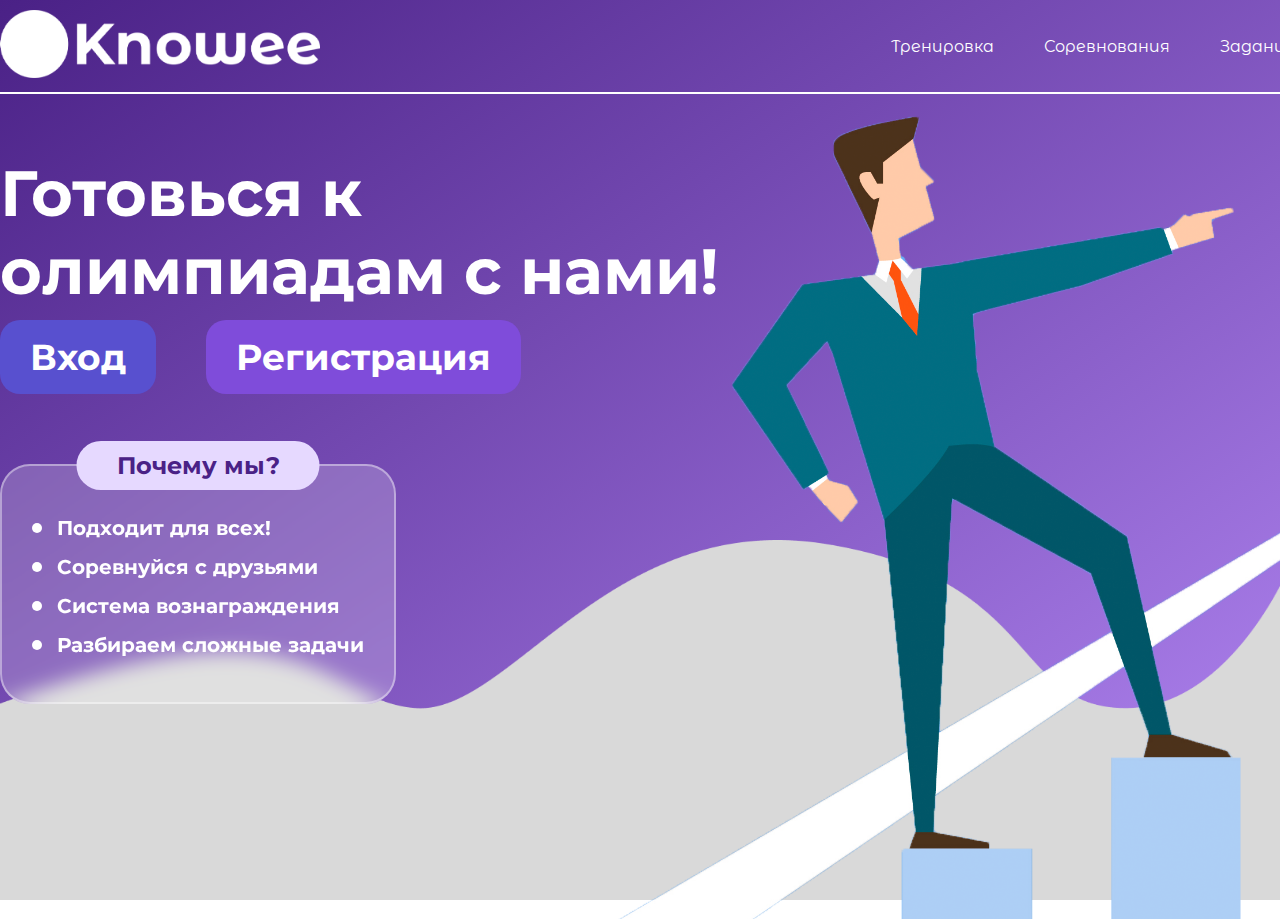
<file: Front/index.html>
<!doctype html>
<html lang="ru">
<head>
  <meta charset="UTF-8">
  <meta name="viewport" content="width=device-width, initial-scale=1.0">
  <meta http-equiv="X-UA-Compatible" content="ie=edge">
  <title>Knowee</title>
  <link rel="stylesheet" href="css/index.css">
</head>
<body>
  <div class="wrapper">
    <header>
      <div class="container header-content">
        <a href="index.html">
          <img src='img/logo.png' alt="">
        </a>
        <nav>
          <ul>
            <li><a href="#">Тренировка</a></li>
            <li><a href="#">Соревнования</a></li>
            <li><a href="#">Задания</a></li>
            <li class="loginBtn"><a href="login.html">Вход</a></li>
          </ul>
        </nav>
      </div>
    </header>

    <div class="hero container">
      <div class="hero--invite">
        <h1>Готовься к олимпиадам с нами!</h1>
        <div class="hero--buttons">
          <a class="heroLogBtn" href="login.html">Вход</a>
          <a  class="heroRegBtn"href="register.html">Регистрация</a>
        </div> 
      </div>
      <div class="hero--info">
        <h2>Почему мы?</h2>
        <ul>
          <li>Подходит для всех!</li>
          <li>Соревнуйся с друзьями</li>
          <li>Система вознаграждения</li>
          <li>Разбираем сложные задачи</li>
        </ul> 
      </div>
      <img src="img/man.png" alt="">
    </div>
  </div>
</body>
</html>
</file>
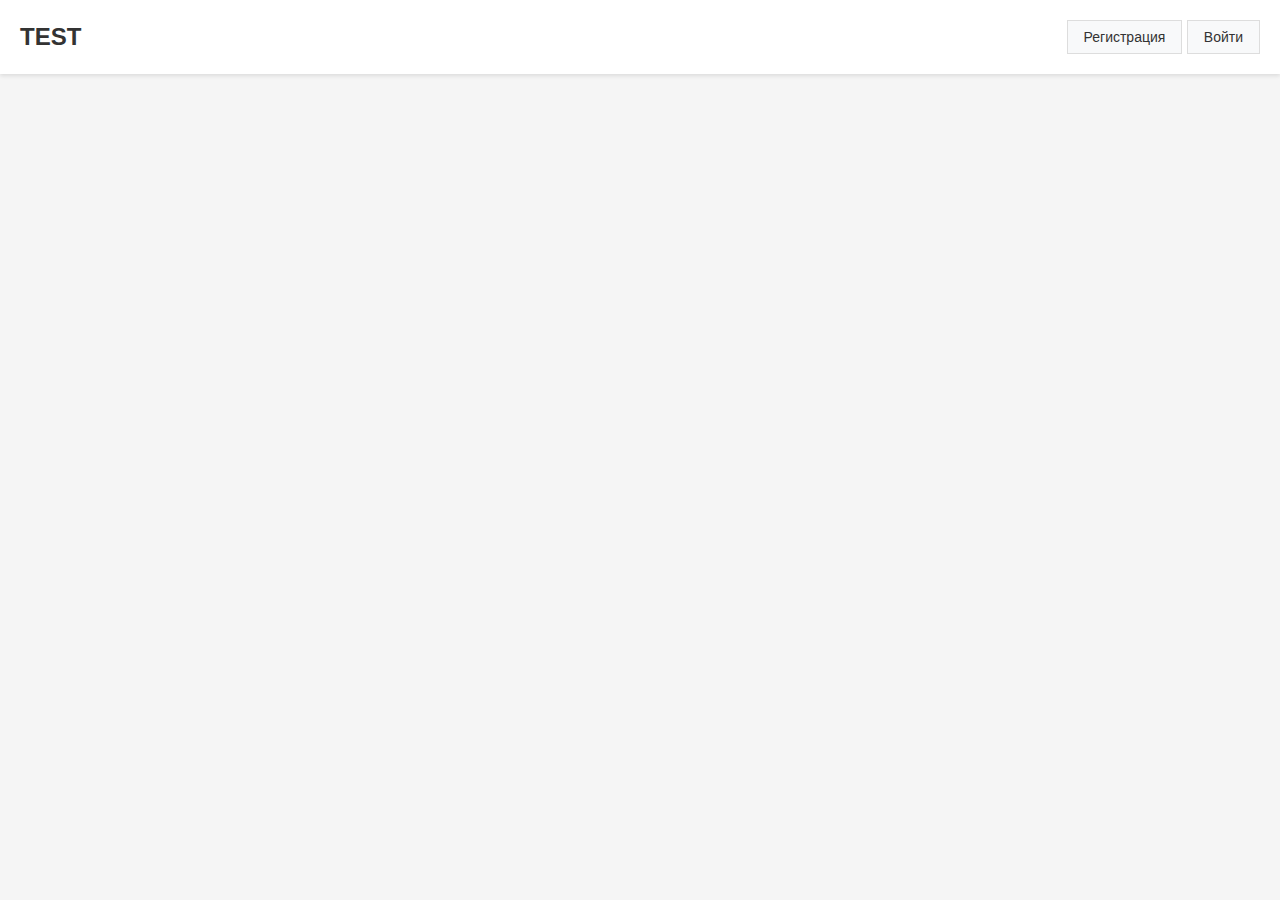
<file: TestFront/index.html>
<!DOCTYPE html>
<html lang="en">
<head>
    <meta charset="UTF-8">
    <meta name="viewport" content="width=device-width, initial-scale=1.0">
    <title>TEST</title>
    <link rel="stylesheet" href="css/style.css">
</head>
<body>
    <header class="header">
        <div class="logo">TEST</div>
        <div id="auth-section">
            <button class="register-btn" onclick="goToRegister()">Регистрация</button>
            <button class="login-btn" onclick="login()">Войти</button>
        </div>
    </header>

    <script src="js/auth.js"></script>
</body>
</html>
</file>
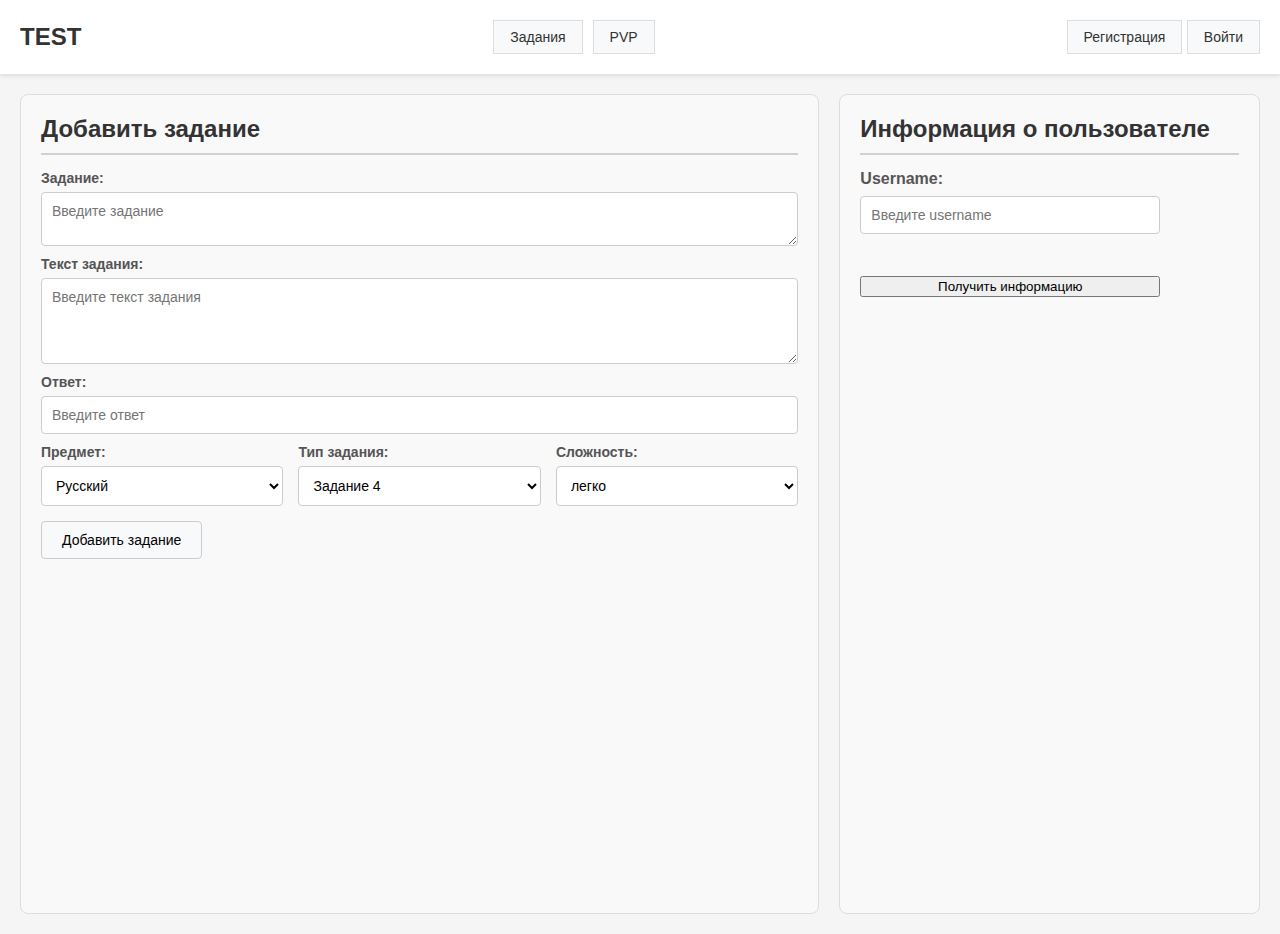
<file: Front/admin.html>
<!DOCTYPE html>
<html lang="en">
<head>
    <meta charset="UTF-8">
    <meta name="viewport" content="width=device-width, initial-scale=1.0">
    <link rel="stylesheet" href="css/style.css">
    <link rel="stylesheet" href="css/admin.css">
    <title>Document</title>
</head>
<body>
    <div id="header-container"></div>
    
    <div class="admin-container">
        <div class="admin-section tasks-section">
            <h2>Добавить задание</h2>
            <div class="tasks-content">
                <div class="task-form">
                    <div class="form-group">
                        <label for="task-name">Задание:</label>
                        <textarea id="task-name" placeholder="Введите задание" rows="2"></textarea>
                    </div>

                    <div class="form-group">
                        <label for="task-text">Текст задания:</label>
                        <textarea id="task-text" placeholder="Введите текст задания" rows="4"></textarea>
                    </div>

                    <div class="form-group">
                        <label for="task-answer">Ответ:</label>
                        <input type="text" id="task-answer" placeholder="Введите ответ">
                    </div>

                    <div class="form-selects">
                        <div class="form-group">
                            <label for="task-subject">Предмет:</label>
                            <select id="task-subject">
                                <option value="rus">Русский</option>
                                <option value="math">Математика</option>
                            </select>
                        </div>

                        <div class="form-group">
                            <label for="task-type">Тип задания:</label>
                            <select id="task-type">
                                <option value="type4">Задание 4</option>
                                <option value="type5">Задание 5</option>
                                <option value="type6">Задание 6</option>
                                <option value="type7">Задание 7</option>
                                <option value="type8">Задание 8</option>
                                <option value="type9">Задание 9</option>
                                <option value="type10">Задание 10</option>
                                <option value="type11">Задание 11</option>
                            </select>
                        </div>

                        <div class="form-group">
                            <label for="task-difficulty">Сложность:</label>
                            <select id="task-difficulty">
                                <option value="easy">легко</option>
                                <option value="medium">средне</option>
                                <option value="hard">тяжело</option>
                            </select>
                        </div>
                    </div>

                    <button id="add-task-btn">Добавить задание</button>
                    <div id="task-status"></div>
                </div>
            </div>
        </div>
        
        <div class="admin-section users-section">
            <h2>Информация о пользователе</h2>
            <div class="users-content">
                <div class="input-group">
                    <label for="username-input">Username:</label>
                    <input type="text" id="username-input" placeholder="Введите username">
                    <div id="user-info"></div>
                    <button id="role-btn" style="display:none;"></button>
                    <br>
                    <button id="check">Получить информацию</button>
                </div>
            </div>
        </div>
    </div>
    

    <script src="js/components.js"></script>
    <script src="js/auth.js"></script>
    <script src="js/admin.js"></script>
</body>
</html>
</file>
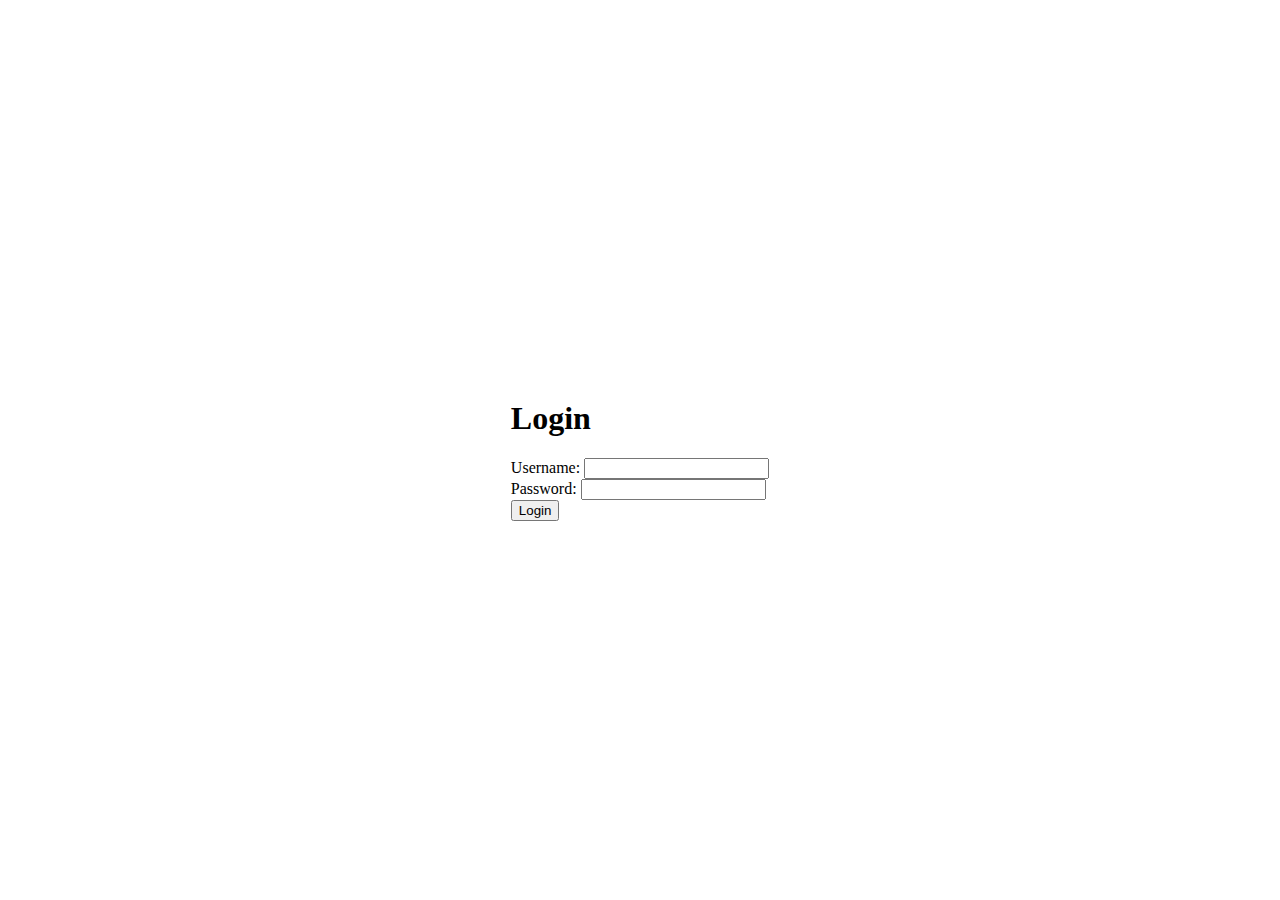
<file: Front/login.html>
<!DOCTYPE html>
<html lang="en">
<head>
    <meta charset="UTF-8">
    <meta name="viewport" content="width=device-width, initial-scale=1.0">
    <title>Login</title>
    <link rel="stylesheet" href="css/login.css">
</head>
<body>
    <div class="login-form">
        <h1>Login</h1>
        <form id="loginForm">
            <div class="form-group">
                <label for="username">Username:</label>
                <input type="text" id="username" name="username" required>
            </div>
            <div class="form-group">
                <label for="password">Password:</label>
                <input type="password" id="password" name="password" required>
            </div>
            <button type="submit">Login</button>
        </form>
        <div id="message"></div>
    </div>
    <script src="js/login.js"></script>
</body>
</html>
</file>
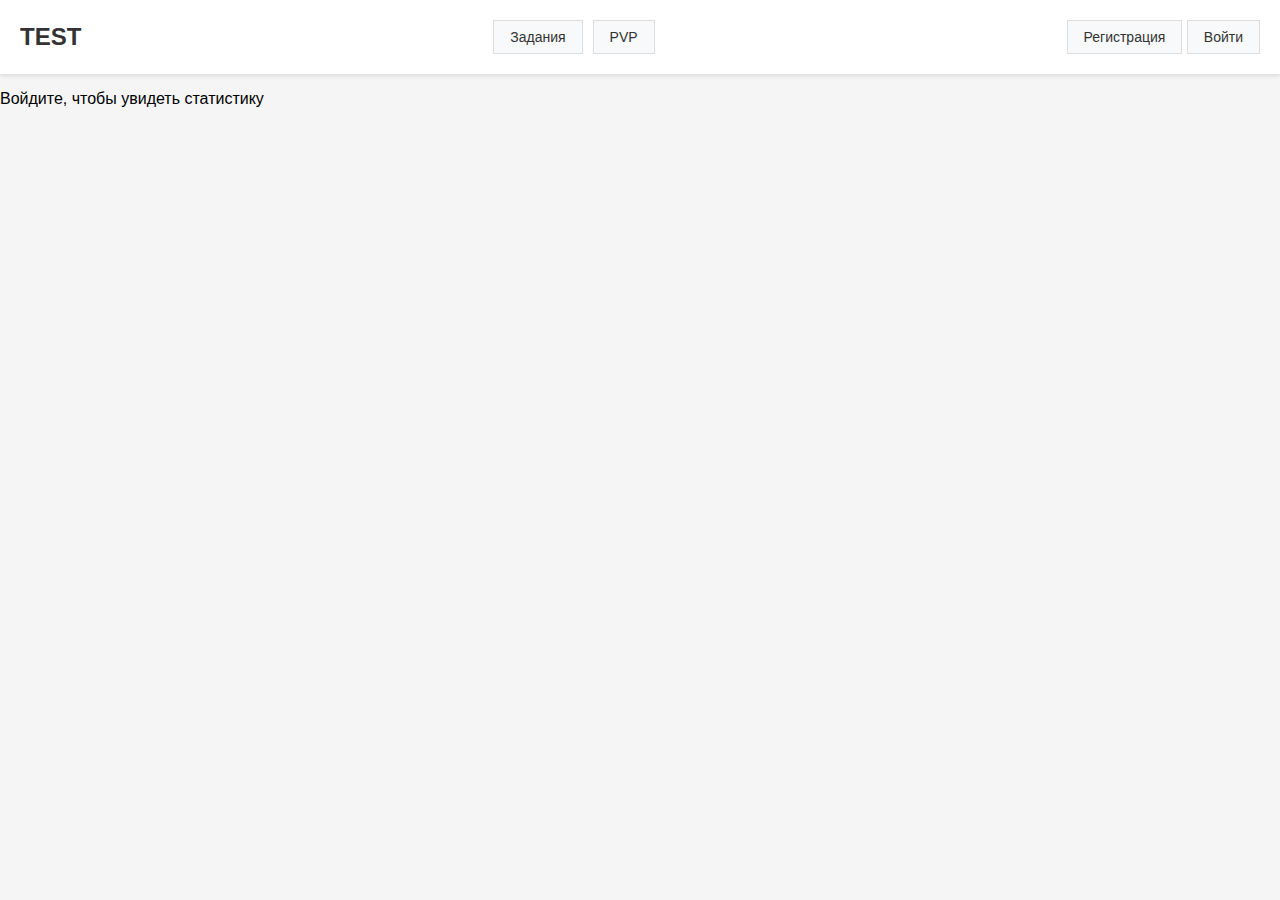
<file: Front/main.html>
<!DOCTYPE html>
<html lang="en">
<head>
    <meta charset="UTF-8">
    <meta name="viewport" content="width=device-width, initial-scale=1.0">
    <title>TEST</title>
    <link rel="stylesheet" href="css/style.css">
</head>
<body>
    <div id="header-container"></div>
    <div class="main-container">
        <div id="stats-section" style="display: none;">
            <h2 id="greeting"></h2>
            <div class="stats-grid">
                <div class="stats-item">
                    <span class="stats-value" id="wins-count">0</span>
                    <span class="stats-label">Победы</span>
                </div>
                <div class="stats-item">
                    <span class="stats-value" id="losses-count">0</span>
                    <span class="stats-label">Поражения</span>
                </div>
                <div class="stats-item">
                    <span class="stats-value" id="win-percent">0%</span>
                    <span class="stats-label">Процент побед</span>
                </div>
                <div class="stats-item">
                    <span class="stats-value" id="rating-value">0</span>
                    <span class="stats-label">Рейтинг</span>
                </div>
            </div>
            <div class="chart-container">
                <div id="chart"></div>
                <div class="chart-legend">
                    <div class="legend-item">
                        <span class="legend-color legend-wins"></span>
                        <span>Победы</span>
                    </div>
                    <div class="legend-item">
                        <span class="legend-color legend-losses"></span>
                        <span>Поражения</span>
                    </div>
                </div>
            </div>
            <p id="no-data" style="display: none; color: #999; text-align: center;">Нет данных для отображения</p>
        </div>
        <div id="guest-message" style="display: none;">
            <p>Войдите, чтобы увидеть статистику</p>
        </div>
    </div>
    <script src="js/components.js"></script>
    <script src="js/auth.js"></script>
    <script src="js/main.js"></script>
</body>
</html>
</file>
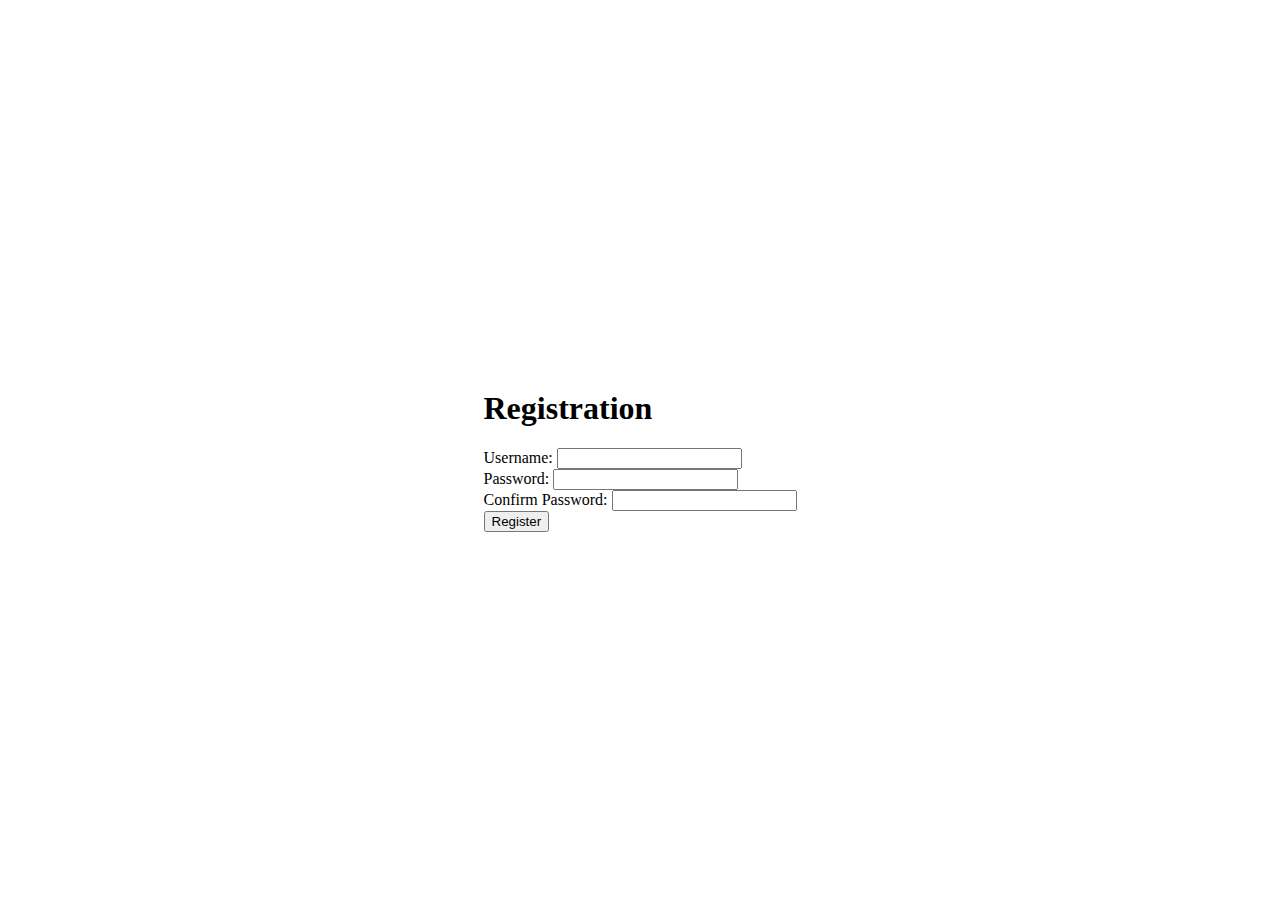
<file: Front/popup.html>
<!DOCTYPE html>
<html lang="en">
<head>
    <meta charset="UTF-8">
    <meta name="viewport" content="width=device-width, initial-scale=1.0">
    <title>Registration</title>
    <style>
        body {
            display: flex;
            justify-content: center;
            align-items: center;
            min-height: 100vh;
            margin: 0;
        }
    </style>
</head>
<body>
    <div class="registration-form">
        <h1>Registration</h1>
        <form id="registerForm">
            <div class="form-group">
                <label for="username">Username:</label>
                <input type="text" id="username" name="username" required>
            </div>
            <div class="form-group">
                <label for="password">Password:</label>
                <input type="password" id="password" name="password" required>
            </div>
            <div class="form-group">
                <label for="confirm-password">Confirm Password:</label>
                <input type="password" id="confirm-password" name="confirm-password" required>
            </div>
            <button type="submit">Register</button>
        </form>
        <div id="message"></div>
    </div>

    <script>
        document.getElementById('registerForm').addEventListener('submit', async function(e) {
            e.preventDefault();
            
            const username = document.getElementById('username').value;
            const password = document.getElementById('password').value;
            const confirmPassword = document.getElementById('confirm-password').value;
            const messageDiv = document.getElementById('message');
            
            if (password !== confirmPassword) {
                messageDiv.textContent = 'Passwords do not match';
                messageDiv.style.color = 'red';
                return;
            }
            
            try {
                const response = await fetch('http://localhost:8080/register', {
                    method: 'POST',
                    headers: {
                        'Content-Type': 'application/json',
                    },
                    body: JSON.stringify({
                        username: username,
                        password: password
                    })
                });
                
                const result = await response.json();
                
                if (response.ok) {
                    messageDiv.textContent = result.message;
                    document.getElementById('registerForm').reset();
                } else {
                    messageDiv.textContent = result.error || 'Registration failed';
                }
            } catch (error) {
                messageDiv.textContent = 'Error: ' + error.message;
            }
        });
    </script>
</body>
</html>
</file>
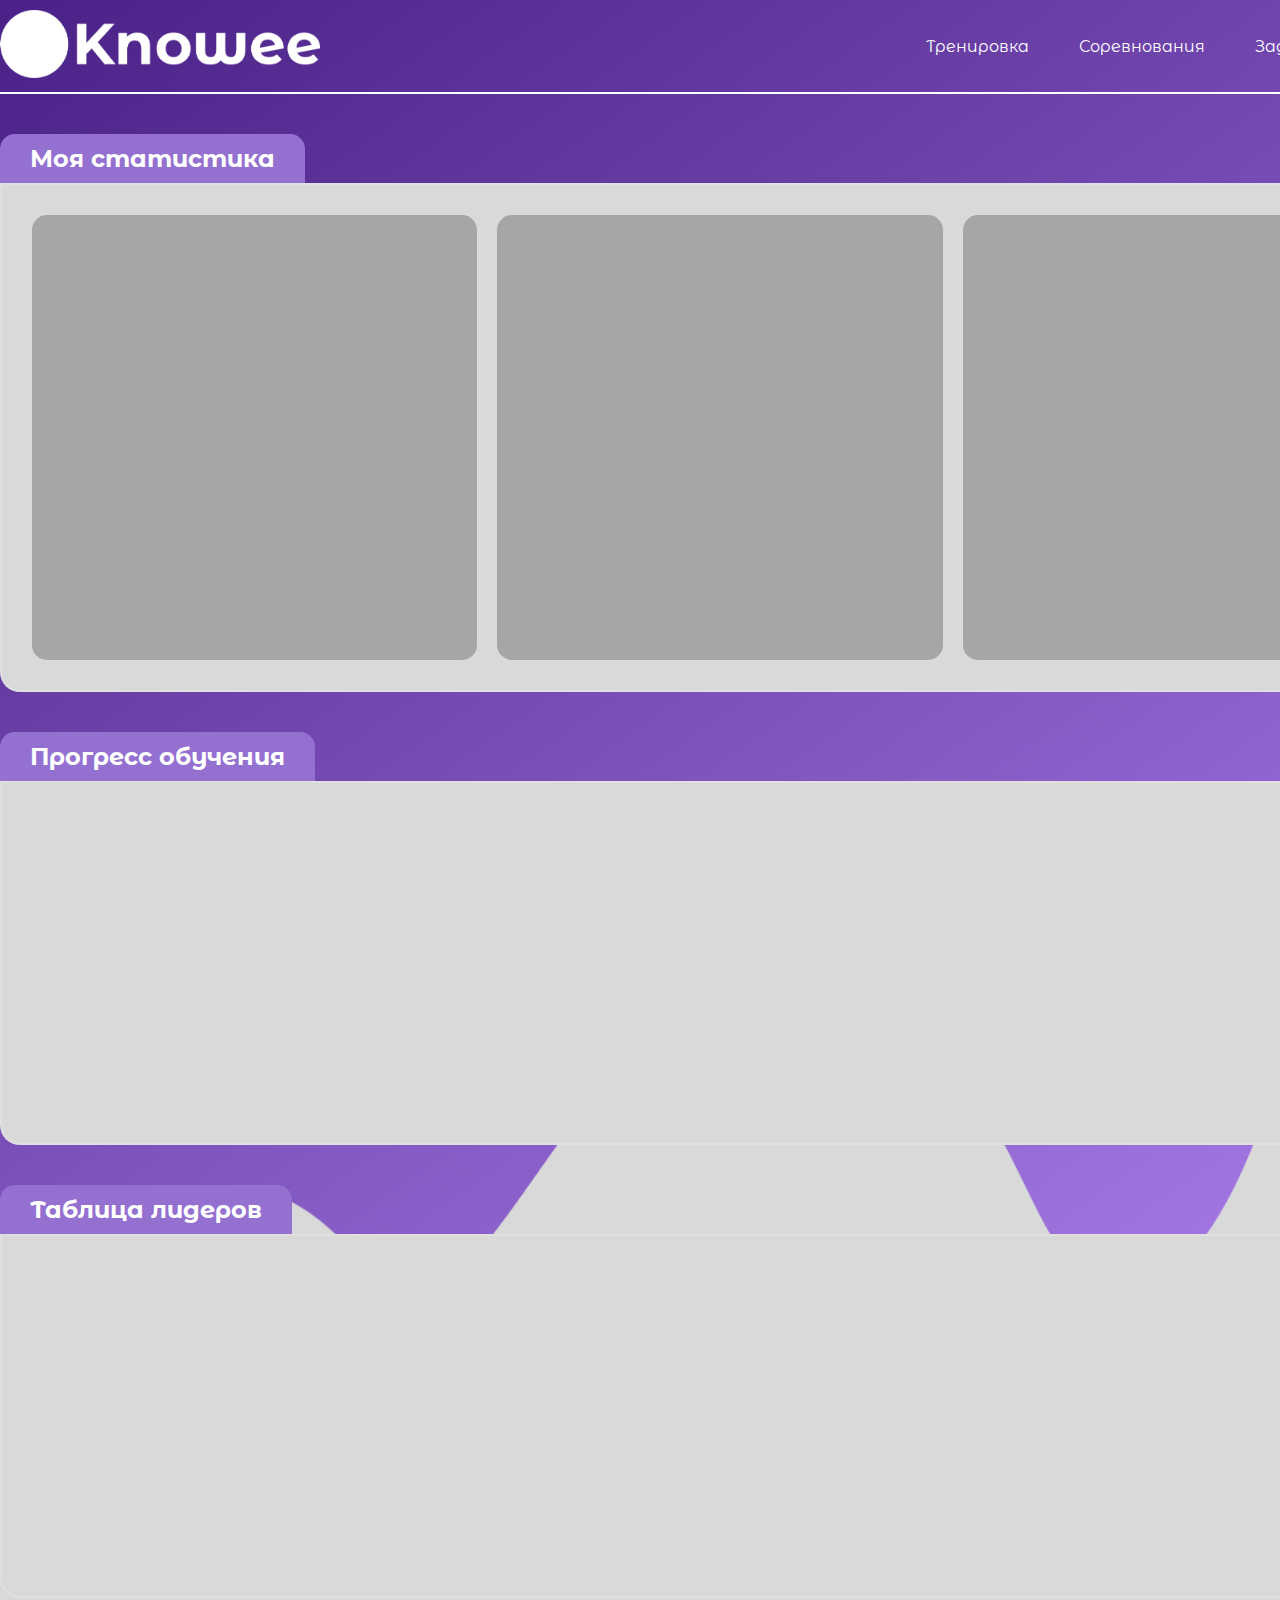
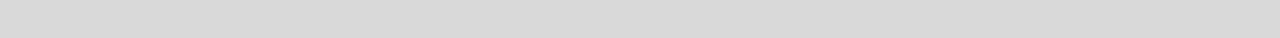
<file: Front/profile.html>
<!DOCTYPE html>
<html lang="ru">
<head>
	<meta charset="UTF-8">
	<meta name="viewport" content="width=device-width, initial-scale=1.0">
	<meta http-equiv="X-UA-Compatible" content="ie=edge">
	<title>Профиль - Knowee</title>
	<link rel="stylesheet" href="css/index.css">
	<link rel="stylesheet" href="css/profile.css"> 
</head>
<body>
	<div class="wrapper">
		<header>
			<div class="container header-content">
				<a href="index.html">
					<img src='img/logo.png' alt="">
				</a>
				<nav>
					<ul>
						<li><a href="#">Тренировка</a></li>
						<li><a href="#">Соревнования</a></li>
						<li><a href="#">Задания</a></li>
					</ul>
					<a href="profile.html">
						<img src='img/profile.png' alt="">
					</a>
				</nav>
			</div>
		</header>

		<main class="stats container">
			<section class="stats-section">
				<h2 class="stats-title">Моя статистика</h2>
				<div class="stats-content stats-grid">
					<div class="stats-box"></div>
					<div class="stats-box"></div>
					<div class="stats-box"></div>
				</div>
			</section>

			<section class="stats-section">
				<h2 class="stats-title">Прогресс обучения</h2>
				<div class="stats-content">
					<div class="stats-wide-box"></div>
				</div>
			</section>

			<section class="stats-section">
				<h2 class="stats-title">Таблица лидеров</h2>
				<div class="stats-content">
					<div class="stats-wide-box"></div>
				</div>
			</section>
		</main>
	</body>
	</html>
</file>
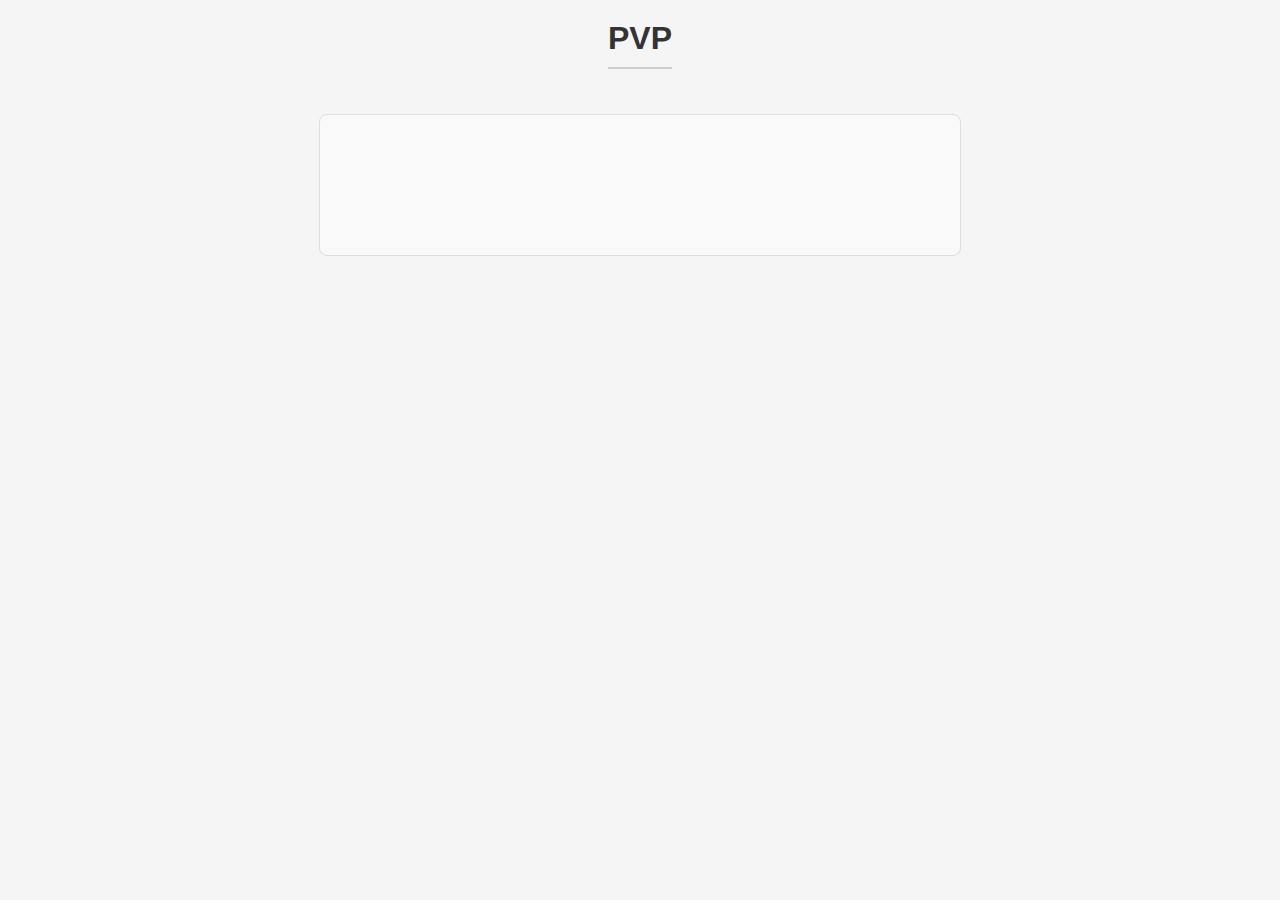
<file: Front/pvp.html>
<!DOCTYPE html>
<html lang="en">
<head>
    <meta charset="UTF-8">
    <meta name="viewport" content="width=device-width, initial-scale=1.0">
    <title>PVP</title>
    <link rel="stylesheet" href="css/style.css">
    <link rel="stylesheet" href="css/pvp.css">
</head>
<body>
    <div id="header-container"></div>
    <div class="container">
        <h1>PVP</h1>
        <div class="pvp-container">
            
        </div>
    </div>
</body>
</html>
</file>
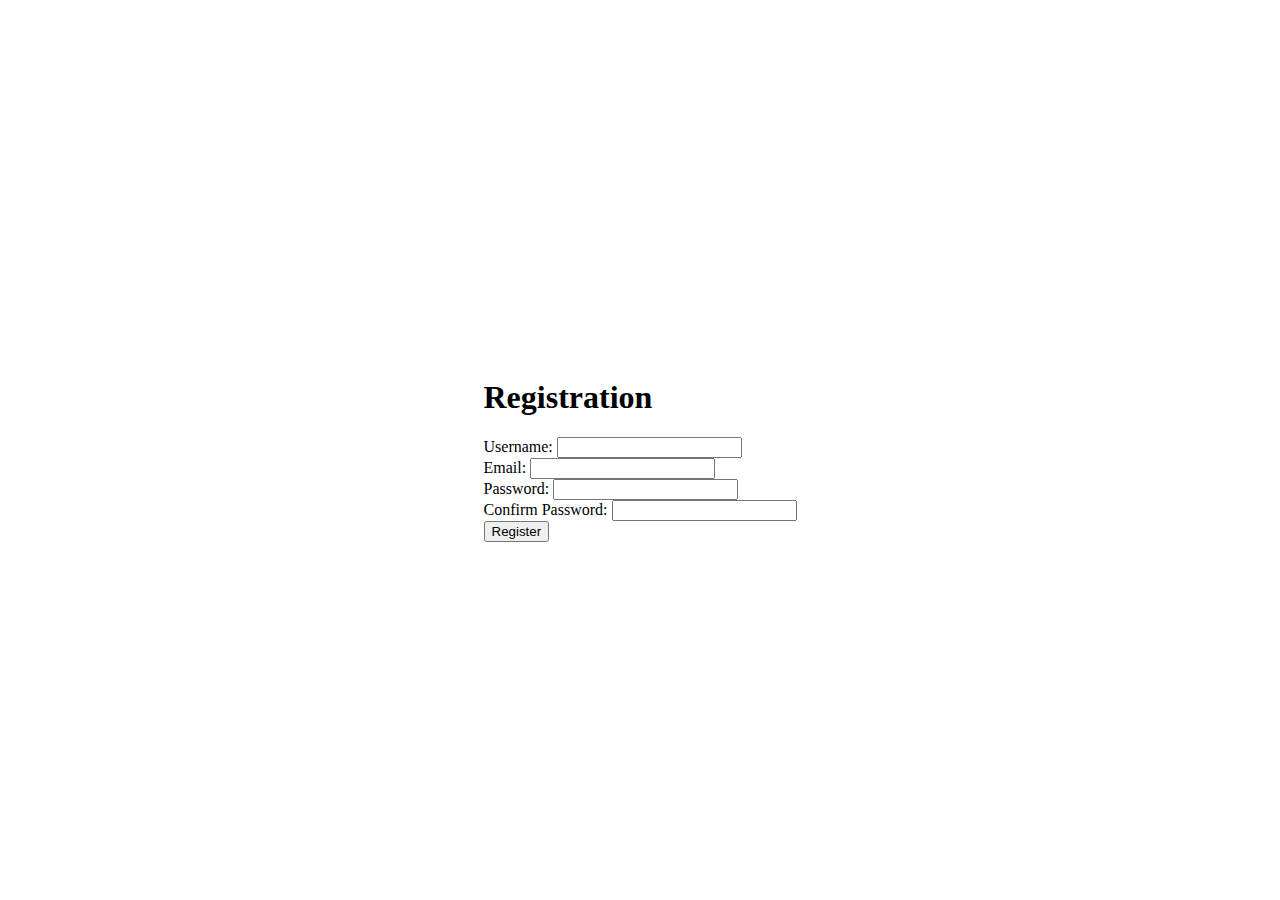
<file: Front/register.html>
<!DOCTYPE html>
<html lang="en">
<head>
    <meta charset="UTF-8">
    <meta name="viewport" content="width=device-width, initial-scale=1.0">
    <title>Registration</title>
    <link rel="stylesheet" href="css/register.css">
</head>
<body>
    <div class="registration-form">
        <h1>Registration</h1>
        <form id="registerForm">
            <div class="form-group">
                <label for="username">Username:</label>
                <input type="text" id="username" name="username" required>
            </div>
            <div class="form-group">
                <label for="email">Email:</label>
                <input type="email" id="email" name="email" required>
            </div>
            <div class="form-group">
                <label for="password">Password:</label>
                <input type="password" id="password" name="password" required>
            </div>
            <div class="form-group">
                <label for="confirm-password">Confirm Password:</label>
                <input type="password" id="confirm-password" name="confirm-password" required>
            </div>
            <button type="submit">Register</button>
        </form>
        <div id="message"></div>
    </div>
    <script src="js/register.js"></script>
</body>
</html>
</file>
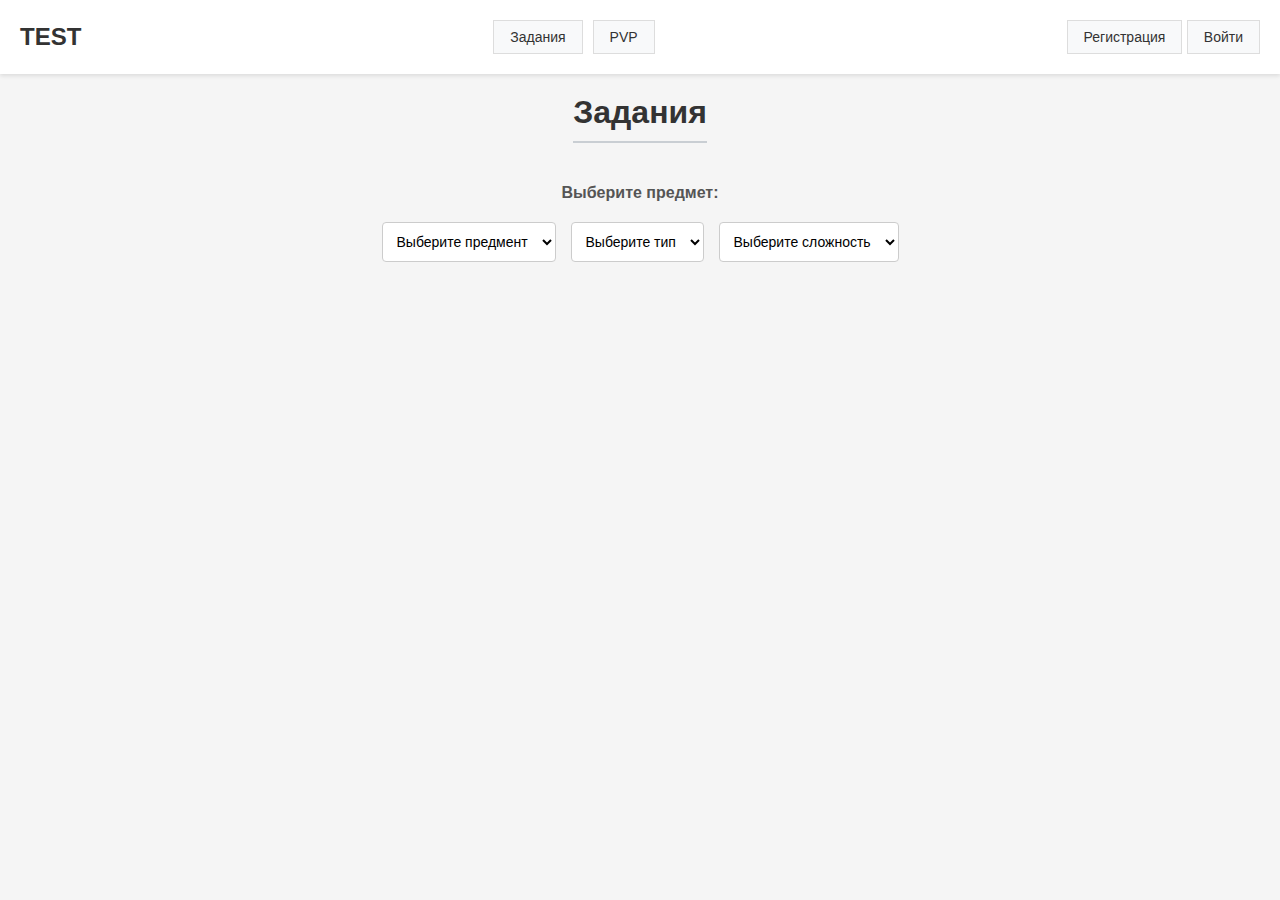
<file: Front/tasks.html>
<!DOCTYPE html>
<html lang="en">
<head>
    <meta charset="UTF-8">
    <meta name="viewport" content="width=device-width, initial-scale=1.0">
    <title>Document</title>
    <link rel="stylesheet" href="css/style.css">
    <link rel="stylesheet" href="css/tasks.css">
</head>
<body>
    <div id="header-container"></div>
    <div class="container">
    <h1>Задания</h1>
    <h3>Выберите предмет:</h3>
    <div class="subjects">
        <select name="subject" id="subject">
            <option value="none">Выберите предмент</option>
            <option value="rus">Русский</option>
        </select>
        <select name="taskType" id="taskType">
            <option value="none">Выберите тип</option>
            <option value="type4">Задание 1</option>
            <option value="type4">Задание 2</option>
            <option value="type4">Задание 3</option>
            <option value="type4">Задание 4</option>
            <option value="type5">Задание 5</option>
            <option value="type5">Задание 6</option>
            <option value="type5">Задание 7</option>
            <option value="type5">Задание 8</option>
            <option value="type5">Задание 9</option>
            <option value="type5">Задание 10</option>
            <option value="type5">Задание 11</option>
            <option value="type5">Задание 12</option>
            <option value="type5">Задание 13</option>
            <option value="type5">Задание 14</option>
            <option value="type5">Задание 15</option>
            <option value="type5">Задание 16</option>
            <option value="type5">Задание 17</option>
            <option value="type5">Задание 18</option>
            <option value="type5">Задание 19</option>
            <option value="type5">Задание 20</option>
            <option value="type5">Задание 21</option>
            <option value="type5">Задание 22</option>
            <option value="type5">Задание 23</option>
            <option value="type5">Задание 24</option>
            <option value="type5">Задание 25</option>
            <option value="type5">Задание 26</option>
            <option value="type5">Задание 27</option>
        </select>
        <select name="difficulty" id="difficulty">
            <option value="none">Выберите сложность</option>
            <option value="easy">легко</option>
            <option value="medium">средне</option>
            <option value="hard">тяжело</option>
        </select>
    </div>
    <div class="tasks" id="tasks">

    </div>
    <script src="js/components.js"></script>
    <script src="js/auth.js"></script>
    <script src="js/tasks.js"></script>
</body>
</html>
</file>
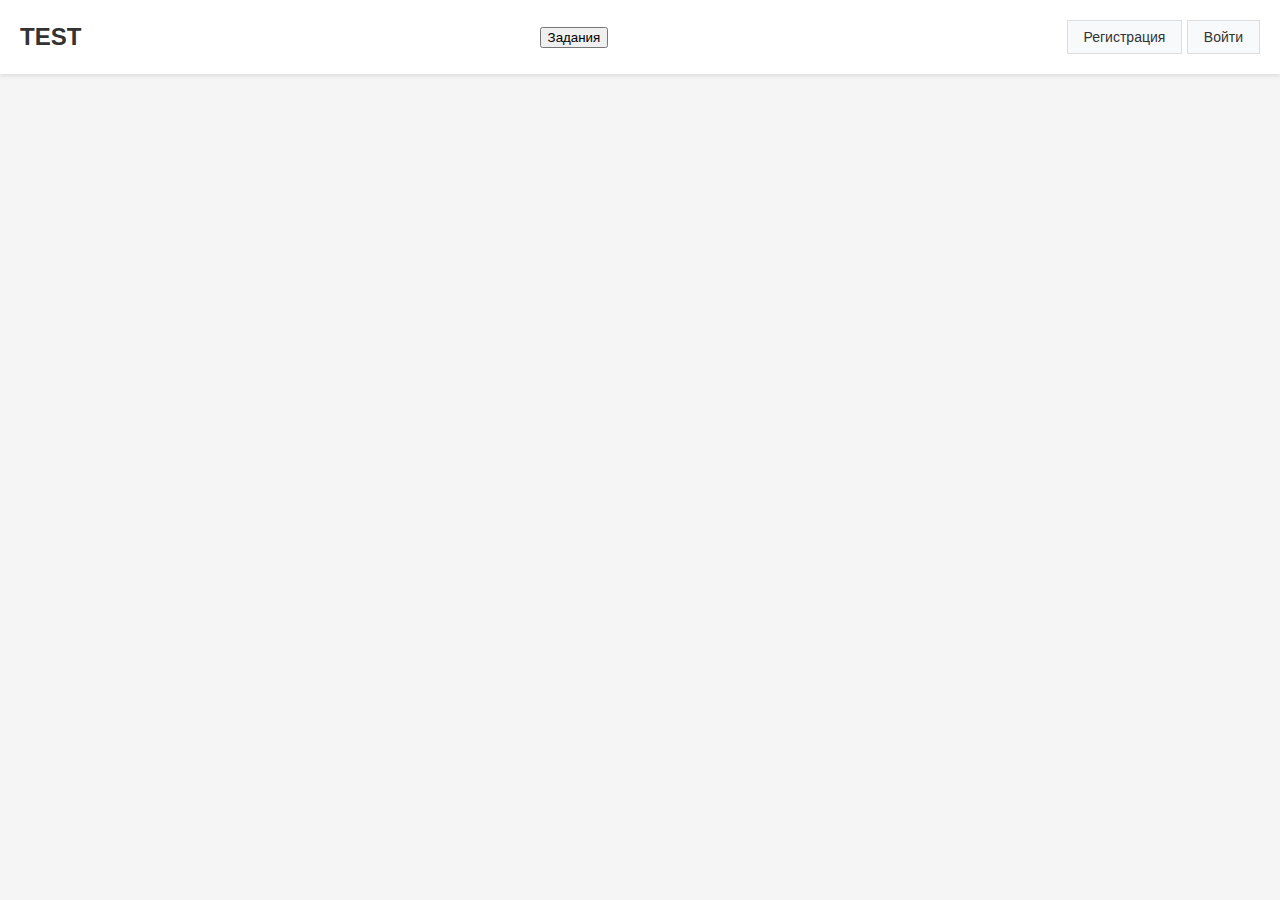
<file: TestFront/main.html>
<!DOCTYPE html>
<html lang="en">
<head>
    <meta charset="UTF-8">
    <meta name="viewport" content="width=device-width, initial-scale=1.0">
    <title>TEST</title>
    <link rel="stylesheet" href="css/style.css">
</head>
<body>
    <div id="header-container"></div>

    <script src="js/components.js"></script>
    <script src="js/auth.js"></script>
</body>
</html>
</file>
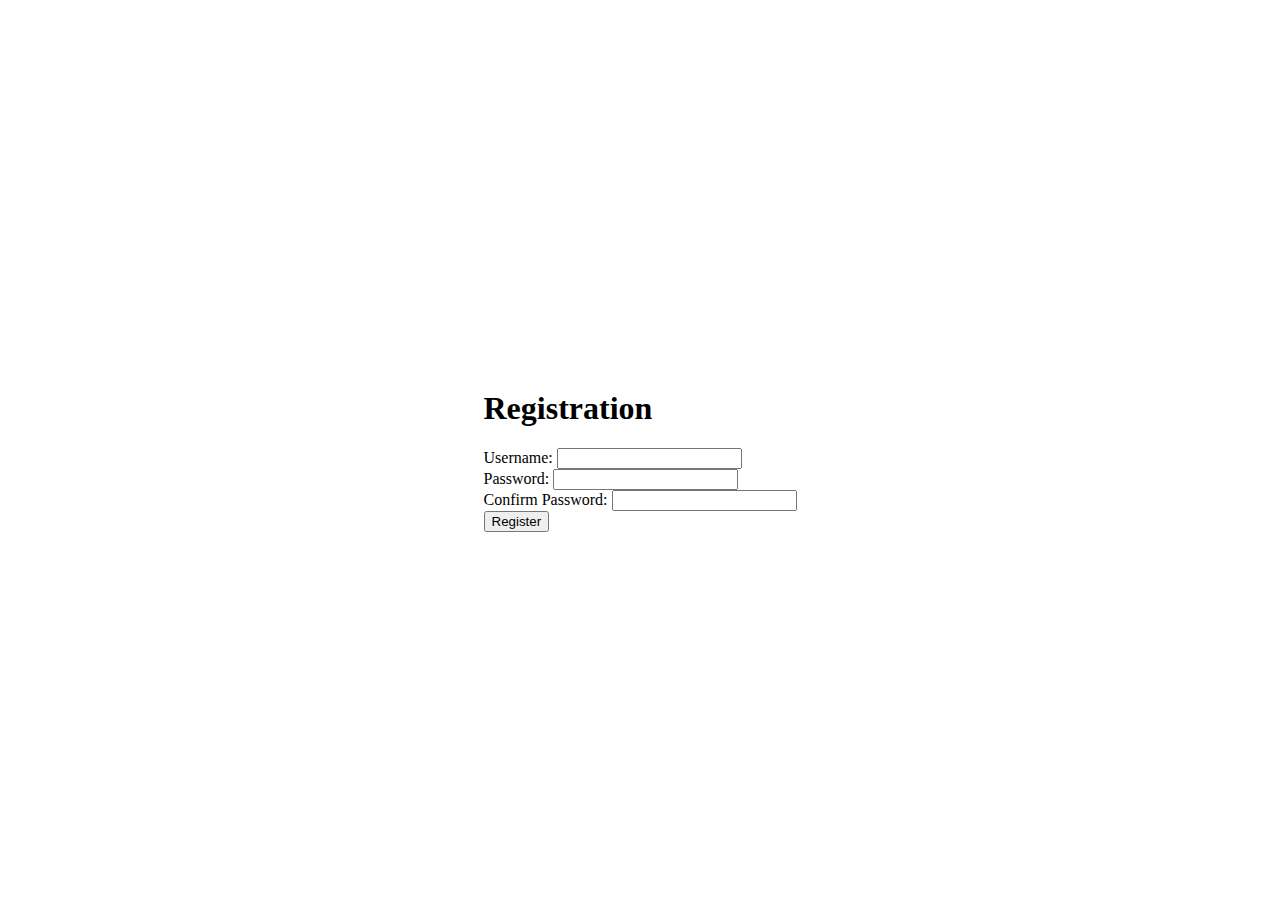
<file: TestFront/register.html>
<!DOCTYPE html>
<html lang="en">
<head>
    <meta charset="UTF-8">
    <meta name="viewport" content="width=device-width, initial-scale=1.0">
    <title>Registration</title>
    <link rel="stylesheet" href="css/register.css">
</head>
<body>
    <div class="registration-form">
        <h1>Registration</h1>
        <form id="registerForm">
            <div class="form-group">
                <label for="username">Username:</label>
                <input type="text" id="username" name="username" required>
            </div>
            <div class="form-group">
                <label for="password">Password:</label>
                <input type="password" id="password" name="password" required>
            </div>
            <div class="form-group">
                <label for="confirm-password">Confirm Password:</label>
                <input type="password" id="confirm-password" name="confirm-password" required>
            </div>
            <button type="submit">Register</button>
        </form>
        <div id="message"></div>
    </div>
    <script src="js/register.js"></script>
</body>
</html>
</file>
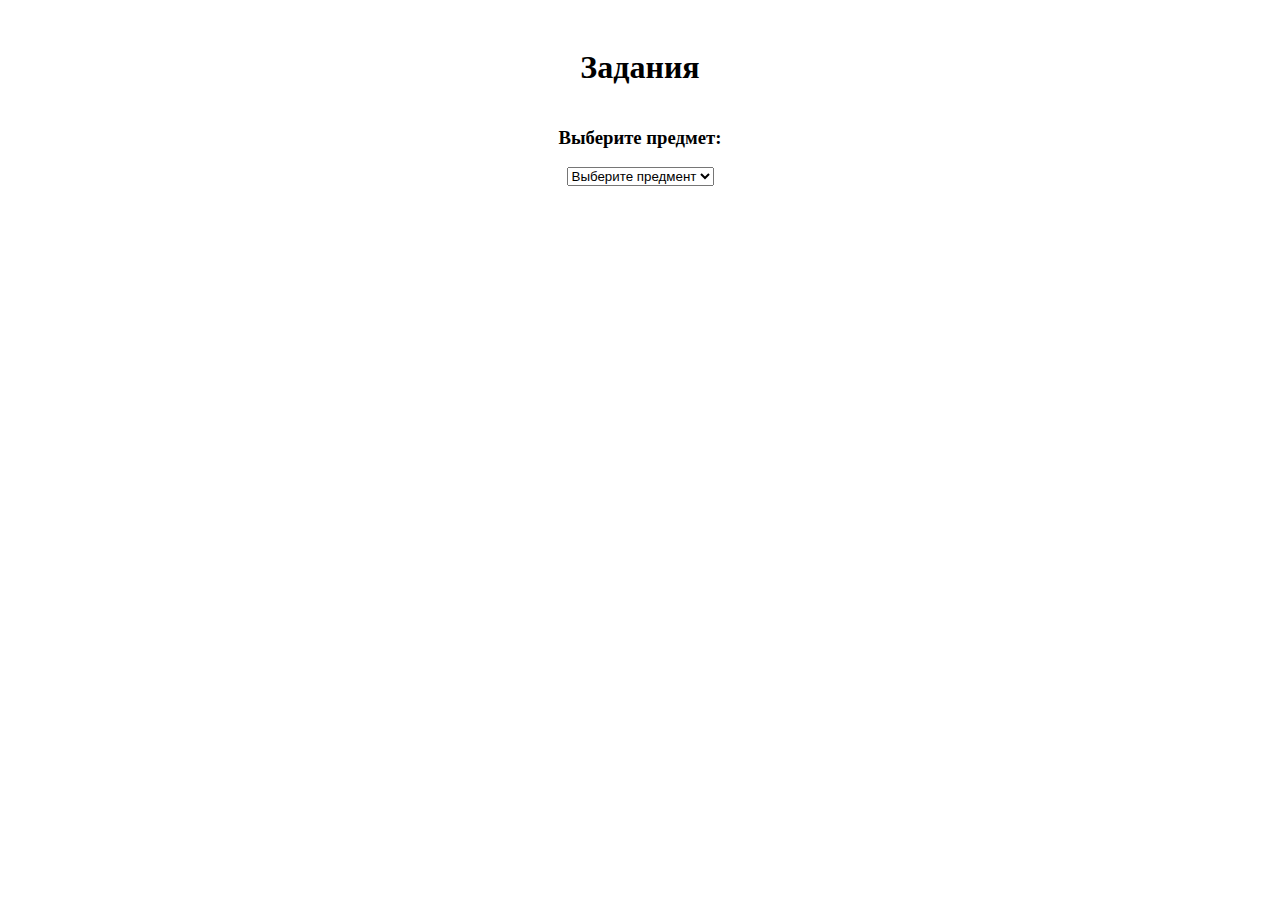
<file: TestFront/tasks.html>
<!DOCTYPE html>
<html lang="en">
<head>
    <meta charset="UTF-8">
    <meta name="viewport" content="width=device-width, initial-scale=1.0">
    <title>Document</title>
    <link rel="stylesheet" href="css/tasks.css">
</head>
<body>
    <div class="container">
        <h1>Задания</h1>
        <h3>Выберите предмет:</h3>
        <select name="subject" id="subject">
            <option value="none">Выберите предмент</option>
            <option value="rus">Русский</option>
        </select>
    </div>
    <div class="tasks">

    </div>
    <script src="js/tasks.js"></script>
</body>
</html>
</file>
<file: Front/css/index.css>
@import url('https://fonts.googleapis.com/css2?family=Montserrat+Alternates:wght@400;700&family=Montserrat:wght@700&display=swap');

* {
	margin: 0;
	padding: 0;
}

body {
	font-family: "Montserrat Alternates", sans-serif;
	font-weight: 400;
	color: #fff;
}

a {
	text-decoration: none;
}

img {
	max-width: 80%;
}

.wrapper{
	background: 
	url('../img/wave.png') no-repeat bottom center / 100% 40%, 
	linear-gradient(145deg, rgba(74, 33, 134, 1) 0%, rgba(179, 135, 244, 1) 100%);
	width: 100%;
	min-height: 100vh;
	display: flex;
	flex-direction: column;
}

.container {
	width: 1440px;
	margin: 0 auto;
}

.header-content {
	display: flex;
	justify-content: space-between;
	align-items: center;
	padding: 10px 0;
}

header {
	width: 100%;
	border-bottom: 2px solid #fff;
	position: relative;
	z-index: 2;
}

header nav ul {
	list-style: none;
	display: flex;
	align-itmes: center;
	gap: 50px;
}

header nav ul li {
	display: inline-block;
}

header nav ul li a {
	color: #fff;
}

header nav ul li:not(.loginBtn) a:hover {
	border-bottom: 2px solid #fff;
}

header nav ul li.loginBtn a {
	border: 2px solid #fff;
	padding: 10px 25px;
	border-radius: 20px;
	transition: all 500ms ease
}

header nav ul li.loginBtn a:hover {
	border: 2px solid #BFBFBF;
	color: #BFBFBF;
}

.hero {
	padding-top: 60px;
	font-family: "Montserrat", sans-serif;
	font-weight: 700;
	position: relative;
}

.hero--info {
	padding-top: 30px;
}

.hero--invite {
	width: 800px;
}

.hero--invite h1 {
	font-size: 64px;
}

.hero--buttons {
	padding-top: 10px;
	display: flex;
	gap: 50px;
}

.hero--buttons .heroLogBtn, 
.hero--buttons .heroRegBtn {
	display: inline-block;
	text-decoration: none;
	font-family: "Montserrat", sans-serif;
	font-weight: 700;
	border-radius: 20px;
	padding: 15px 30px;
	font-size: 36px;
	color: #fff;
	transition: all 500ms ease;
	z-index: 2;
}

.heroLogBtn {
	background: #5850CF;
}

.heroRegBtn {
	background: #7F4CDA;
}

.heroLogBtn:hover, .heroRegBtn:hover {
	cursor: pointer;
	transform: scale(1.1)
}

.hero img {
	position: absolute;
	top: -213px;
	right: -100px;
	z-index: 1;
}

.hero--info {
    margin-top: 70px;
    padding: 30px;
    width: fit-content;
    background: rgba(255, 255, 255, 0.2); 
    backdrop-filter: blur(10px);        
    border: 2px solid rgba(255, 255, 255, 0.4); 
    border-radius: 30px;                
    position: relative;                
    z-index: 2;
}

.hero--info h2 {
    background-color: #E6D9FF; 
    color: #4A2186;    
    padding: 10px 40px;
    border-radius: 50px;
    font-size: 24px;
    display: inline-block;
    position: absolute;
    top: -25px;
    left: 50%;
    transform: translateX(-50%);
    white-space: nowrap;
}

.hero--info ul {
    list-style: none;
    padding-top: 20px;
}

.hero--info ul li {
    font-size: 20px;
    margin-bottom: 15px;
    display: flex;
    align-items: center;
}

.hero--info ul li::before {
    content: "";
    display: inline-block;
    width: 10px;
    height: 10px;
    background-color: #fff;
    border-radius: 50%;
    margin-right: 15px;
}
</file>
<file: TestFront/css/style.css>
body {
    margin: 0;
    font-family: Arial, sans-serif;
    background-color: #f5f5f5;
}

.header {
    background-color: white;
    padding: 20px;
    box-shadow: 0 2px 4px rgba(0,0,0,0.1);
    display: flex;
    justify-content: space-between;
    align-items: center;
}

.logo {
    font-size: 24px;
    font-weight: bold;
    color: #333;
}

.register-btn {
    background-color: #f8f9fa;
    color: #333;
    border: 1px solid #ddd;
    padding: 8px 16px;
    cursor: pointer;
    font-size: 14px;
}

.login-btn {
    background-color: #f8f9fa;
    color: #333;
    border: 1px solid #ddd;
    padding: 8px 16px;
    cursor: pointer;
    font-size: 14px;
}

.register-btn:hover {
    background-color: #e9ecef;
}

.login-btn:hover {
    background-color: #e9ecef;
}

.username {
    font-size: 16px;
    color: #333;
    margin-right: 10px;
}

.logout-btn {
    color: rgb(0, 0, 0);
    border: none;
    padding: 6px 12px;
    cursor: pointer;
    font-size: 12px;
    border-radius: 3px;
}

.logout-btn:hover {
    background-color: #e9ecef;
}
</file>
<file: Front/css/style.css>
body {
    margin: 0;
    font-family: Arial, sans-serif;
    background-color: #f5f5f5;
}

.header {
    background-color: white;
    padding: 20px;
    box-shadow: 0 2px 4px rgba(0,0,0,0.1);
    display: flex;
    justify-content: space-between;
    align-items: center;
}

.logo {
    font-size: 24px;
    font-weight: bold;
    color: #333;
    cursor: pointer;
    transition: color 0.3s ease;
}

.logo:hover {
    color: #727477;
}

.headers-btn {
    background-color: #f8f9fa;
    color: #333;
    border: 1px solid #ddd;
    padding: 8px 16px;
    cursor: pointer;
    font-size: 14px;
}

.headers-btn:hover {
    background-color: #e9ecef;
}

.username {
    font-size: 16px;
    color: #333;
    margin-right: 10px;
}

.navigation {
    display: flex;
    align-items: center;
    gap: 10px;
}

.container {
    display: block;
    align-items: center;
    gap: 10px;
}
</file>
<file: Front/css/admin.css>
.admin-container {
    display: flex;
    flex-direction: row;
    height: calc(100vh - 80px);
    padding: 20px;
    gap: 20px;
}

.admin-section {
    border: 1px solid #ddd;
    border-radius: 8px;
    padding: 20px;
    background-color: #f9f9f9;
}

.tasks-section {
    flex: 2;
}

.users-section {
    flex: 1;
}

.admin-section h2 {
    margin-top: 0;
    margin-bottom: 15px;
    color: #333;
    border-bottom: 2px solid #909ca86e;
    padding-bottom: 10px;
}

.tasks-content,
.users-content {
    min-height: 100px;
}

.input-group {
    display: flex;
    flex-direction: column;
    gap: 8px;
    max-width: 300px;
}

.input-group label {
    font-weight: bold;
    color: #555;
}

.input-group input {
    padding: 10px;
    border: 1px solid #ccc;
    border-radius: 4px;
    font-size: 14px;
}

.input-group input:focus {
    outline: none;
    border-color: #909ca86e;
    box-shadow: 0 0 5px rgba(0, 123, 255, 0.3);
}

.user-info-card {
    background: white;
    border: 1px solid #ddd;
    border-radius: 8px;
    padding: 15px;
    margin-top: 10px;
    box-shadow: 0 2px 4px rgba(0,0,0,0.1);
}

.user-info-card h3 {
    margin: 0 0 15px 0;
    color: #333;
    font-size: 16px;
    border-bottom: 1px solid #eee;
    padding-bottom: 8px;
}

.user-info-card p {
    margin: 8px 0;
    font-size: 14px;
    line-height: 1.4;
}

.user-info-card strong {
    color: #555;
    min-width: 80px;
    display: inline-block;
}

.task-form {
    display: flex;
    flex-direction: column;
    gap: 10px;
}

.task-form .form-group {
    display: flex;
    flex-direction: column;
    gap: 6px;
}

.task-form .form-group label {
    font-weight: bold;
    color: #555;
    font-size: 14px;
}

.task-form .form-group input,
.task-form .form-group textarea {
    padding: 10px;
    border: 1px solid #ccc;
    border-radius: 4px;
    font-size: 14px;
    font-family: Arial, sans-serif;
    resize: vertical;
}

.task-form .form-group input:focus,
.task-form .form-group textarea:focus {
    outline: none;
    border-color: #909ca86e;
    box-shadow: 0 0 5px rgba(0, 123, 255, 0.3);
}

.task-form .form-group select {
    padding: 10px;
    border: 1px solid #ccc;
    border-radius: 4px;
    font-size: 14px;
    background: white;
}

.task-form .form-group select:focus {
    outline: none;
    border-color: #909ca86e;
    box-shadow: 0 0 5px rgba(0, 123, 255, 0.3);
}

.form-selects {
    display: flex;
    flex-direction: row;
    gap: 15px;
}

.form-selects .form-group {
    flex: 1;
}

#add-task-btn {
    padding: 10px 20px;
    background: #f8f9fa;
    border: 1px solid #ccc;
    border-radius: 4px;
    font-size: 14px;
    font-family: Arial, sans-serif;
    cursor: pointer;
    align-self: flex-start;
    margin-top: 5px;
    transition: background-color 0.2s ease;
}

#add-task-btn:hover {
    background: #e9ecef;
}

#task-status {
    margin-top: 5px;
    font-size: 14px;
}

.success {
    background: #d4edda;
    color: #155724;
    border: 1px solid #c3e6cb;
    border-radius: 4px;
    padding: 10px;
    font-size: 14px;
}

.role-btn {
    padding: 10px 20px;
    border: 1px solid #ccc;
    border-radius: 4px;
    font-size: 14px;
    cursor: pointer;
    margin-top: 10px;
}

.role-btn.promote {
    background: #d4edda;
    color: #155724;
    border-color: #c3e6cb;
}

.role-btn.promote:hover {
    background: #c3e6cb;
}

.role-btn.demote {
    background: #f8d7da;
    color: #721c24;
    border-color: #f5c6cb;
}

.role-btn.demote:hover {
    background: #f5c6cb;
}

.error {
    background: #f8d7da;
    color: #721c24;
    border: 1px solid #f5c6cb;
    border-radius: 4px;
    padding: 10px;
    margin-top: 10px;
    font-size: 14px;
}
</file>
<file: Front/css/login.css>
body {
    display: flex;
    justify-content: center;
    align-items: center;
    min-height: 100vh;
    margin: 0;
}
</file>
<file: Front/css/profile.css>
nav {
	display: flex;
	align-items: center;
	gap: 40px;
}

nav a img {
	display: block;
	width: 70px;
	height: 70px;
	object-fit: contain;
}

.stats {
    padding-top: 40px;
    padding-bottom: 40px;
    display: flex;
    flex-direction: column;
    gap: 40px;
}

.stats-section {
    width: 100%;
}

.stats-title {
    background: #9471D1;
    color: #fff;
    display: inline-block;
    padding: 10px 30px;
    border-radius: 15px 15px 0 0;
    font-size: 24px;
    margin: 0;
}

.stats-content {
    background: #D9D9D9;
    border-radius: 0 20px 20px 20px;
    padding: 30px;
    border: 2px solid rgba(255, 255, 255, 0.2);
}

.stats-grid {
    display: flex;
    justify-content: space-between;
    gap: 20px;
}

.stats-box {
    background: #A6A6A6;
    flex: 1;
    aspect-ratio: 1 / 1;
    border-radius: 15px;
}

.stats-wide-box {
    background:
    width: 100%;
    height: 300px;
    border-radius: 15px;
}
</file>
<file: Front/css/pvp.css>
.container {
    display: flex;
    flex-direction: column;
    align-items: center;
    margin: 0 auto;
    padding: 20px;
}

.container h1 {
    margin-top: 0;
    margin-bottom: 15px;
    color: #333;
    border-bottom: 2px solid #909ca86e;
    padding-bottom: 10px;
}

.container h4 {
    color: #555;
    font-size: 14px;
}

.container > p {
    color: #555;
    font-size: 14px;
}

.container > button {
    padding: 10px 20px;
    background: #f8f9fa;
    border: 1px solid #ccc;
    border-radius: 4px;
    font-size: 14px;
    cursor: pointer;
}

.container > button:hover {
    background: #e9ecef;
}

.pvp-container {
    margin: 20px 0;
    padding: 20px;
    border: 1px solid #ddd;
    border-radius: 8px;
    background-color: #f9f9f9;
    min-height: 100px;
    width: 100%;
    max-width: 600px;
}

#messageContainer {
    margin: 20px 0;
    padding: 20px;
    border: 1px solid #ddd;
    border-radius: 8px;
    background-color: #f9f9f9;
    width: 100%;
    max-width: 600px;
    font-size: 14px;
}

.container > div > input[type="text"] {
    padding: 10px;
    border: 1px solid #ccc;
    border-radius: 4px;
    font-size: 14px;
    font-family: Arial, sans-serif;
}

.container > div > input[type="text"]:focus {
    outline: none;
    border-color: #909ca86e;
    box-shadow: 0 0 5px rgba(0, 123, 255, 0.3);
}

.container > div > button {
    padding: 10px 20px;
    background: #f8f9fa;
    border: 1px solid #ccc;
    border-radius: 4px;
    font-size: 14px;
    cursor: pointer;
    margin-left: 8px;
}

.container > div > button:hover {
    background: #e9ecef;
}

.task-container {
    width: 100%;
}

.task-text {
    font-size: 16px;
    line-height: 1.6;
    white-space: pre-wrap;
    margin-bottom: 20px;
    color: #333;
}
</file>
<file: Front/css/register.css>
body {
    display: flex;
    justify-content: center;
    align-items: center;
    min-height: 100vh;
    margin: 0;
}
</file>
<file: Front/css/tasks.css>
.container {
    display: flex;
    flex-direction: column;
    align-items: center;
    max-width: 800px;
    margin: 0 auto;
    padding: 20px;
}

.container h1 {
    margin-top: 0;
    margin-bottom: 15px;
    color: #333;
    border-bottom: 2px solid #909ca86e;
    padding-bottom: 10px;
}

.container h3 {
    color: #555;
    font-size: 16px;
    margin-bottom: 10px;
}

.subjects {
    display: flex;
    gap: 15px;
    margin-bottom: 20px;
}

.subjects select {
    padding: 10px;
    border: 1px solid #ccc;
    border-radius: 4px;
    font-size: 14px;
    background: white;
    font-family: Arial, sans-serif;
}

.subjects select:focus {
    outline: none;
    border-color: #909ca86e;
    box-shadow: 0 0 5px rgba(0, 123, 255, 0.3);
}

.tasks {
    display: flex;
    flex-direction: column;
    width: 100%;
    max-width: 800px;
    margin: 0 auto;
    padding: 10px;
    gap: 15px;
}

.task-item {
    background-color: #f9f9f9;
    border: 1px solid #ddd;
    border-radius: 8px;
    padding: 20px;
    box-shadow: 0 2px 4px rgba(0,0,0,0.1);
}

.task-item h3 {
    margin-top: 0;
    margin-bottom: 10px;
    color: #333;
    font-size: 16px;
    border-bottom: 1px solid #eee;
    padding-bottom: 8px;
}

.task-item p {
    font-size: 14px;
    line-height: 1.6;
    color: #333;
}

.show-answer-btn {
    padding: 10px 20px;
    background: #f8f9fa;
    border: 1px solid #ccc;
    border-radius: 4px;
    font-size: 14px;
    cursor: pointer;
    margin-top: 5px;
}

.show-answer-btn:hover {
    background: #e9ecef;
}
</file>
<file: TestFront/css/register.css>
body {
    display: flex;
    justify-content: center;
    align-items: center;
    min-height: 100vh;
    margin: 0;
}
</file>
<file: TestFront/css/tasks.css>
.container {
    display: flex;
    flex-direction: column;
    align-items: center;
    max-width: 800px;
    margin: 0 auto;
    padding: 20px;
}
</file>
